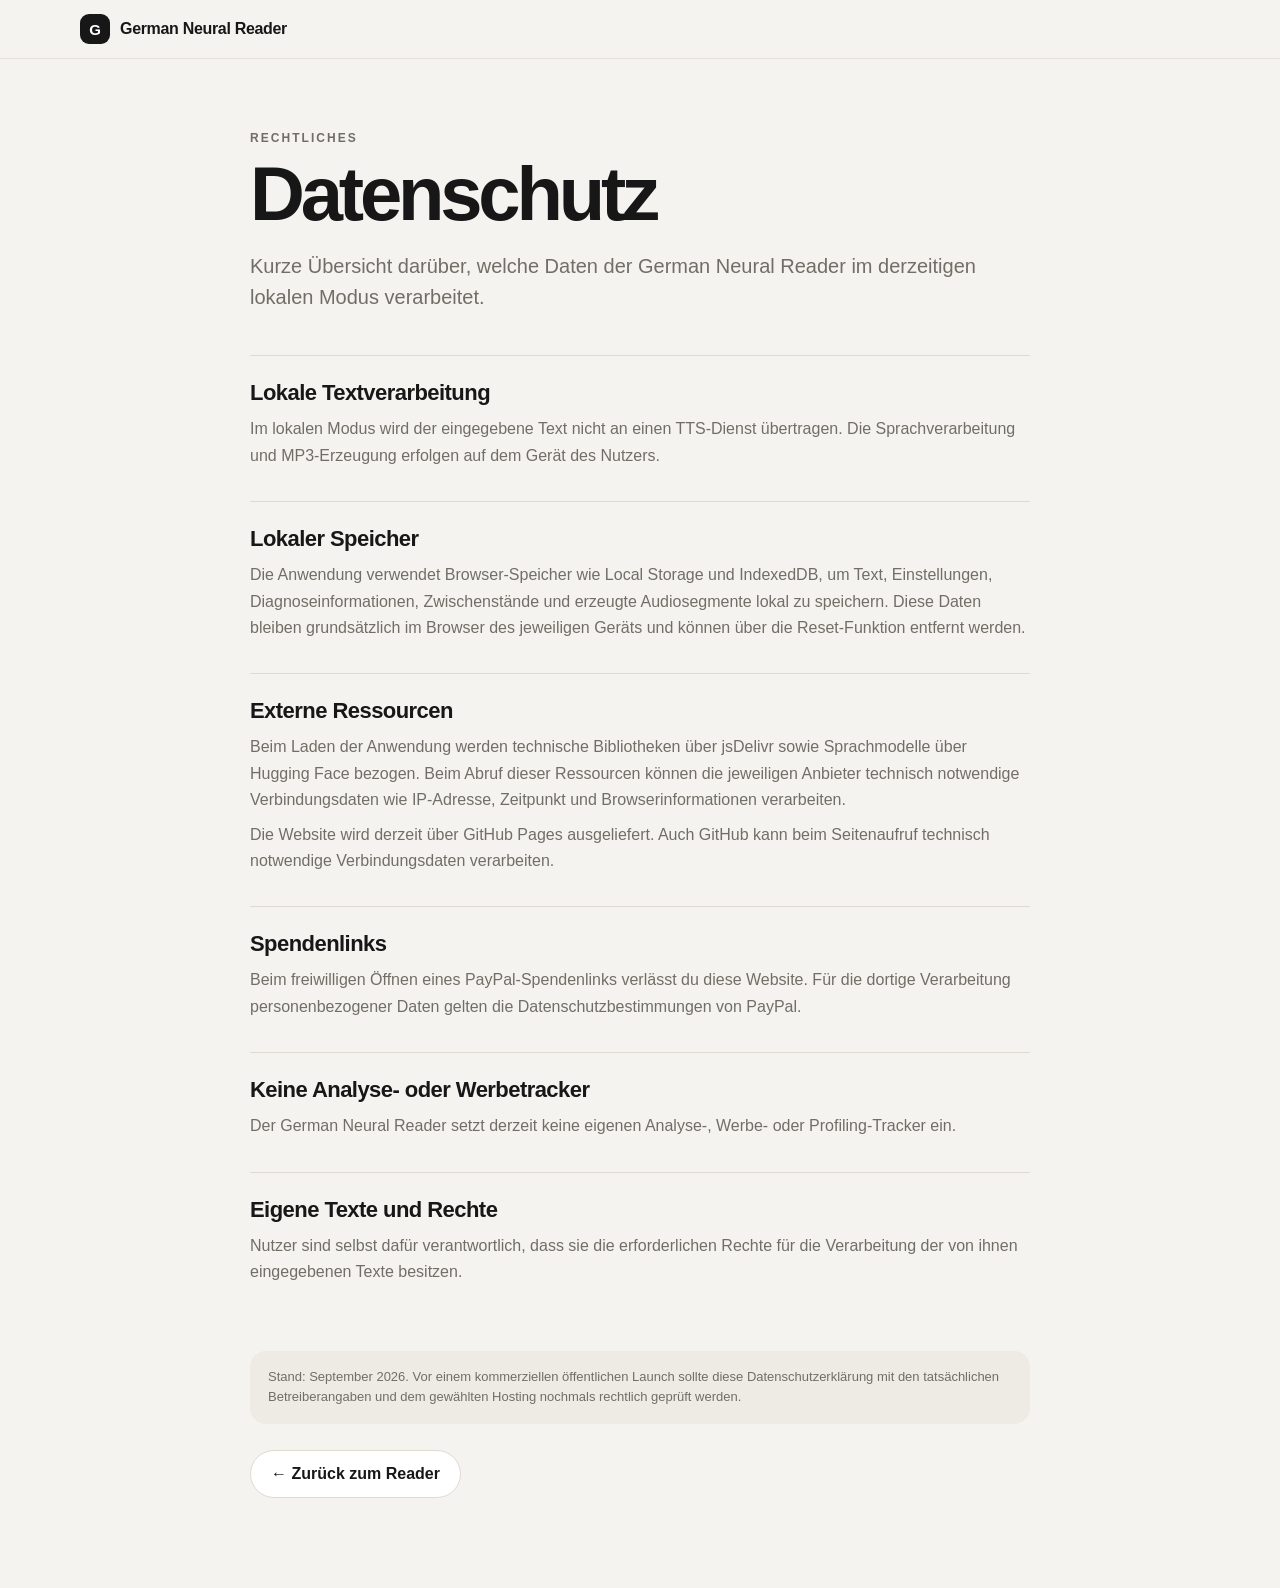
<file: datenschutz.html>
<!doctype html>
<html lang="de">
<head>
  <meta charset="utf-8">
  <meta name="viewport" content="width=device-width,initial-scale=1">
  <meta name="theme-color" content="#f5f3ef">
  <title>Datenschutz – German Neural Reader</title>
  <link rel="stylesheet" href="./styles.css?v=1.0">
</head>
<body>
  <nav class="topbar">
    <a class="brand" href="./"><span class="brandMark">G</span><span>German Neural Reader</span></a>
  </nav>
  <main class="legalPage">
    <div class="eyebrow">RECHTLICHES</div>
    <h1>Datenschutz</h1>
    <p class="legalLead">Kurze Übersicht darüber, welche Daten der German Neural Reader im derzeitigen lokalen Modus verarbeitet.</p>

    <section class="legalBlock">
      <h2>Lokale Textverarbeitung</h2>
      <p>Im lokalen Modus wird der eingegebene Text nicht an einen TTS-Dienst übertragen. Die Sprachverarbeitung und MP3-Erzeugung erfolgen auf dem Gerät des Nutzers.</p>
    </section>

    <section class="legalBlock">
      <h2>Lokaler Speicher</h2>
      <p>Die Anwendung verwendet Browser-Speicher wie Local Storage und IndexedDB, um Text, Einstellungen, Diagnoseinformationen, Zwischenstände und erzeugte Audiosegmente lokal zu speichern. Diese Daten bleiben grundsätzlich im Browser des jeweiligen Geräts und können über die Reset-Funktion entfernt werden.</p>
    </section>

    <section class="legalBlock">
      <h2>Externe Ressourcen</h2>
      <p>Beim Laden der Anwendung werden technische Bibliotheken über jsDelivr sowie Sprachmodelle über Hugging Face bezogen. Beim Abruf dieser Ressourcen können die jeweiligen Anbieter technisch notwendige Verbindungsdaten wie IP-Adresse, Zeitpunkt und Browserinformationen verarbeiten.</p>
      <p>Die Website wird derzeit über GitHub Pages ausgeliefert. Auch GitHub kann beim Seitenaufruf technisch notwendige Verbindungsdaten verarbeiten.</p>
    </section>

    <section class="legalBlock">
      <h2>Spendenlinks</h2>
      <p>Beim freiwilligen Öffnen eines PayPal-Spendenlinks verlässt du diese Website. Für die dortige Verarbeitung personenbezogener Daten gelten die Datenschutzbestimmungen von PayPal.</p>
    </section>

    <section class="legalBlock">
      <h2>Keine Analyse- oder Werbetracker</h2>
      <p>Der German Neural Reader setzt derzeit keine eigenen Analyse-, Werbe- oder Profiling-Tracker ein.</p>
    </section>

    <section class="legalBlock">
      <h2>Eigene Texte und Rechte</h2>
      <p>Nutzer sind selbst dafür verantwortlich, dass sie die erforderlichen Rechte für die Verarbeitung der von ihnen eingegebenen Texte besitzen.</p>
    </section>

    <p class="legalNote">Stand: September 2026. Vor einem kommerziellen öffentlichen Launch sollte diese Datenschutzerklärung mit den tatsächlichen Betreiberangaben und dem gewählten Hosting nochmals rechtlich geprüft werden.</p>
    <a class="cta secondaryCta" href="./">← Zurück zum Reader</a>
  </main>
</body>
</html>
</file>
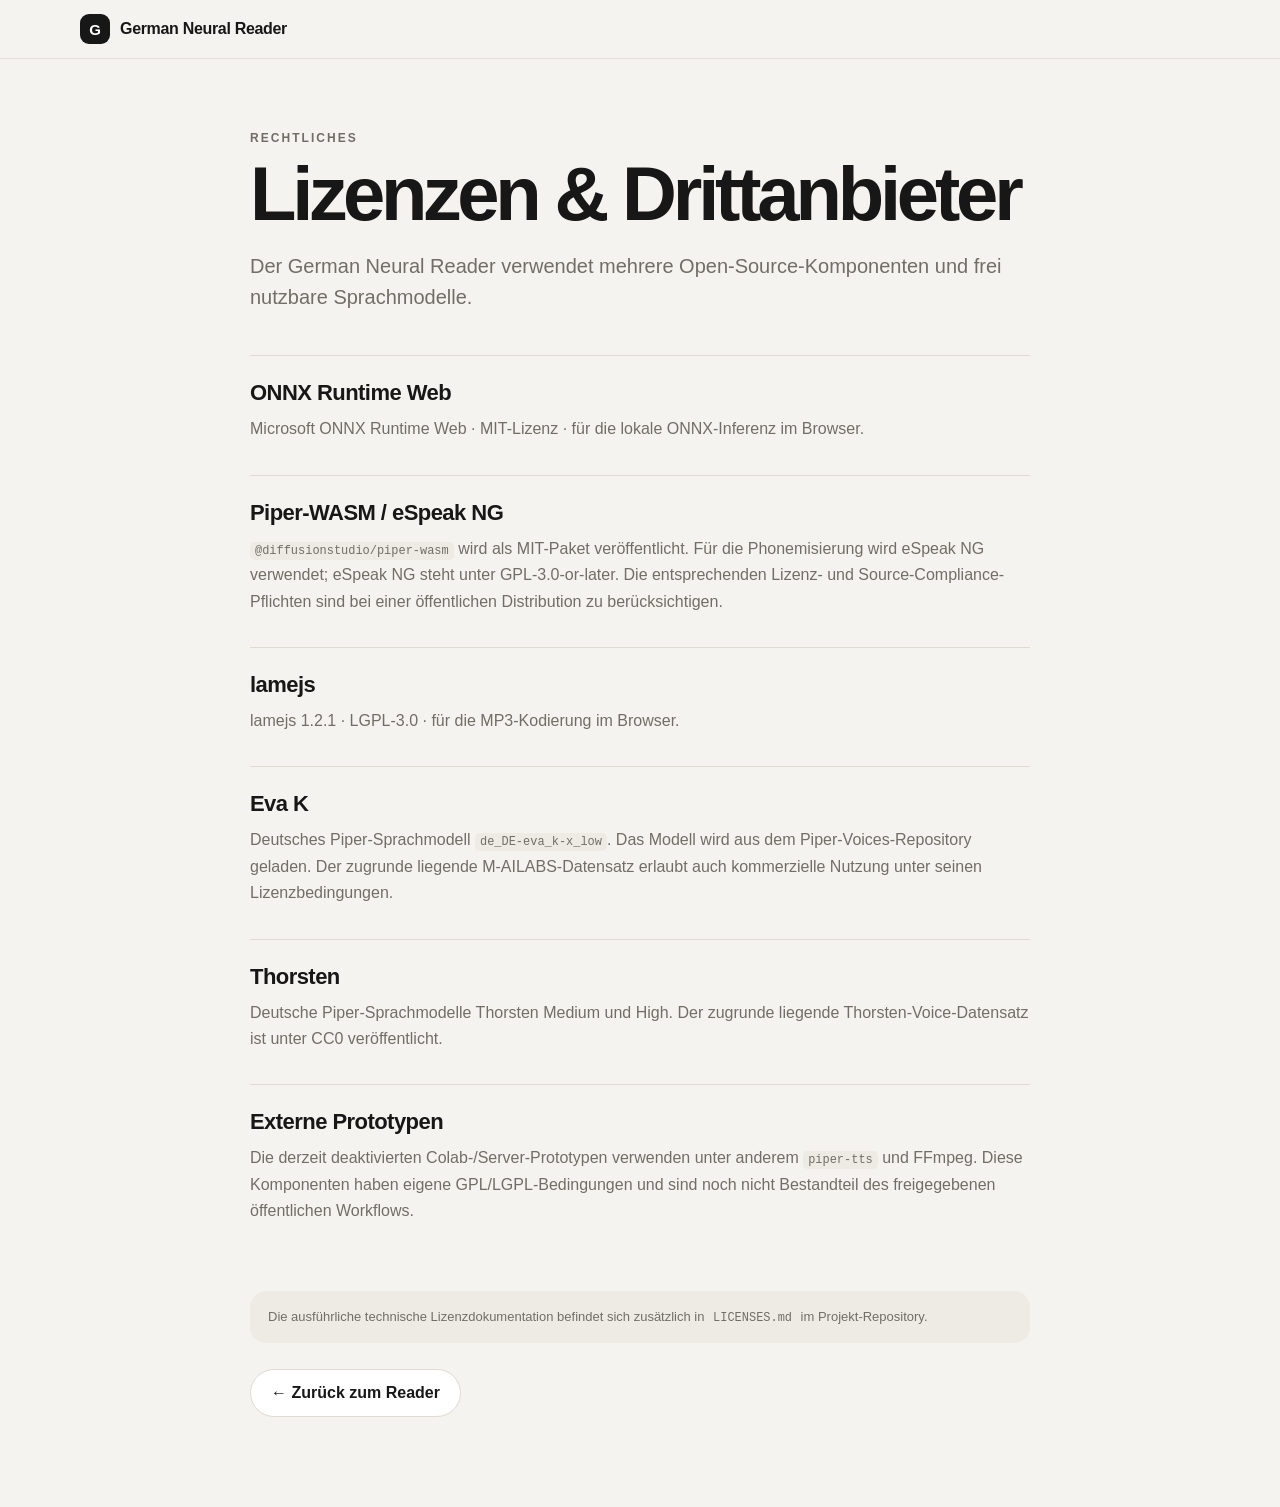
<file: lizenzen.html>
<!doctype html>
<html lang="de">
<head>
  <meta charset="utf-8">
  <meta name="viewport" content="width=device-width,initial-scale=1">
  <meta name="theme-color" content="#f5f3ef">
  <title>Lizenzen – German Neural Reader</title>
  <link rel="stylesheet" href="./styles.css?v=1.0">
</head>
<body>
  <nav class="topbar">
    <a class="brand" href="./"><span class="brandMark">G</span><span>German Neural Reader</span></a>
  </nav>
  <main class="legalPage">
    <div class="eyebrow">RECHTLICHES</div>
    <h1>Lizenzen & Drittanbieter</h1>
    <p class="legalLead">Der German Neural Reader verwendet mehrere Open-Source-Komponenten und frei nutzbare Sprachmodelle.</p>

    <section class="legalBlock"><h2>ONNX Runtime Web</h2><p>Microsoft ONNX Runtime Web · MIT-Lizenz · für die lokale ONNX-Inferenz im Browser.</p></section>
    <section class="legalBlock"><h2>Piper-WASM / eSpeak NG</h2><p><code>@diffusionstudio/piper-wasm</code> wird als MIT-Paket veröffentlicht. Für die Phonemisierung wird eSpeak NG verwendet; eSpeak NG steht unter GPL-3.0-or-later. Die entsprechenden Lizenz- und Source-Compliance-Pflichten sind bei einer öffentlichen Distribution zu berücksichtigen.</p></section>
    <section class="legalBlock"><h2>lamejs</h2><p>lamejs 1.2.1 · LGPL-3.0 · für die MP3-Kodierung im Browser.</p></section>
    <section class="legalBlock"><h2>Eva K</h2><p>Deutsches Piper-Sprachmodell <code>de_DE-eva_k-x_low</code>. Das Modell wird aus dem Piper-Voices-Repository geladen. Der zugrunde liegende M-AILABS-Datensatz erlaubt auch kommerzielle Nutzung unter seinen Lizenzbedingungen.</p></section>
    <section class="legalBlock"><h2>Thorsten</h2><p>Deutsche Piper-Sprachmodelle Thorsten Medium und High. Der zugrunde liegende Thorsten-Voice-Datensatz ist unter CC0 veröffentlicht.</p></section>
    <section class="legalBlock"><h2>Externe Prototypen</h2><p>Die derzeit deaktivierten Colab-/Server-Prototypen verwenden unter anderem <code>piper-tts</code> und FFmpeg. Diese Komponenten haben eigene GPL/LGPL-Bedingungen und sind noch nicht Bestandteil des freigegebenen öffentlichen Workflows.</p></section>

    <p class="legalNote">Die ausführliche technische Lizenzdokumentation befindet sich zusätzlich in <code>LICENSES.md</code> im Projekt-Repository.</p>
    <a class="cta secondaryCta" href="./">← Zurück zum Reader</a>
  </main>
</body>
</html>
</file>
<file: styles.css>
*{box-sizing:border-box}
:root{
  --bg:#f5f3ef;--surface:#fbfaf7;--card:#fff;--ink:#171717;--muted:#716e67;
  --line:#dfdbd2;--soft:#eeebe4;--accent:#171717;--danger:#9b3d34;--radius:24px
}
html{scroll-behavior:smooth;background:var(--bg);color:var(--ink);font-family:-apple-system,BlinkMacSystemFont,"SF Pro Text","Helvetica Neue",Arial,sans-serif}
body{margin:0;background:var(--bg)}
a{color:inherit}
.topbar{position:sticky;top:0;z-index:20;display:flex;justify-content:space-between;align-items:center;gap:20px;padding:14px max(20px,calc((100vw - 1120px)/2));background:rgba(245,243,239,.88);backdrop-filter:blur(18px);-webkit-backdrop-filter:blur(18px);border-bottom:1px solid rgba(223,219,210,.75)}
.brand{display:flex;align-items:center;gap:10px;font-weight:800;text-decoration:none;letter-spacing:-.02em}.brandMark{display:grid;place-items:center;width:30px;height:30px;border-radius:9px;background:var(--ink);color:#fff;font-size:15px}
.navActions{display:flex;align-items:center;gap:20px}.navActions a{font-size:14px;font-weight:700;text-decoration:none}.navPrimary{background:var(--ink);color:#fff!important;padding:9px 14px;border-radius:999px}
.hero{padding:88px 20px 72px}.heroInner{max-width:1080px;margin:0 auto}.eyebrow{font-size:12px;letter-spacing:.17em;font-weight:800;color:var(--muted)}
.hero h1{font-size:clamp(48px,8vw,92px);line-height:.94;letter-spacing:-.06em;margin:16px 0 24px;max-width:980px}.hero h1 span{color:#8a867e}
.heroText{font-size:clamp(18px,2.2vw,24px);line-height:1.45;max-width:760px;color:var(--muted);margin:0}
.heroActions{display:flex;flex-wrap:wrap;gap:12px;margin-top:32px}.cta{display:inline-flex;align-items:center;justify-content:center;text-decoration:none;border-radius:999px;padding:14px 20px;font-weight:800}.primaryCta{background:var(--ink);color:#fff}.secondaryCta{background:#fff;border:1px solid var(--line)}
.trustRow{display:flex;flex-wrap:wrap;gap:18px;margin-top:28px;color:var(--muted);font-size:13px;font-weight:700}
.section{max-width:1080px;margin:0 auto;padding:72px 20px}.sectionHeading h2,.privacyCard h2,.supportCard h2{font-size:clamp(32px,5vw,54px);letter-spacing:-.045em;margin:10px 0 0}
.steps{display:grid;grid-template-columns:repeat(3,1fr);gap:14px;margin-top:30px}.stepCard{background:var(--card);border:1px solid var(--line);border-radius:22px;padding:24px}.stepNo{font-size:12px;font-weight:800;color:var(--muted);letter-spacing:.12em}.stepCard h3{font-size:22px;margin:34px 0 10px}.stepCard p{color:var(--muted);line-height:1.55;margin:0}
.readerSection{max-width:920px;margin:36px auto 0;padding:34px 20px 70px}.readerIntro{display:flex;justify-content:space-between;align-items:end;gap:20px;margin-bottom:18px}.readerIntro h2{font-size:clamp(42px,7vw,68px);letter-spacing:-.055em;margin:8px 0 0}.versionBadge{font-size:12px;font-weight:800;color:var(--muted);border:1px solid var(--line);padding:7px 10px;border-radius:999px;background:var(--surface)}
.card{background:var(--card);border:1px solid var(--line);border-radius:var(--radius);padding:22px;margin:14px 0;box-shadow:0 10px 32px rgba(20,18,14,.035)}
.sectionTitle{display:flex;justify-content:space-between;align-items:baseline;gap:12px;margin-bottom:18px}.sectionTitle h3{margin:0;font-size:22px;letter-spacing:-.025em}.sectionTitle span{font-size:12px;color:var(--muted)}
.grid{display:grid;gap:14px}.grid.two{grid-template-columns:1fr 1fr}.grid.three{grid-template-columns:repeat(3,1fr)}
label>span{display:block;font-size:13px;font-weight:800;margin:0 0 8px;color:var(--muted)}
select,textarea,button,.fileButton,input{font:inherit}select,input[type=url]{width:100%;border:1px solid var(--line);background:#fff;border-radius:13px;padding:12px;color:var(--ink)}
.rangeRow{display:flex;gap:12px;align-items:center}.rangeRow input{width:100%}.rangeRow output{min-width:54px;text-align:right;font-variant-numeric:tabular-nums}
.buttonRow{display:flex;flex-wrap:wrap;gap:10px;margin-top:18px}.buttonRow.compact{margin-top:0;margin-bottom:14px}
button,.fileButton,.download{border:1px solid var(--line);background:#fff;color:var(--ink);border-radius:999px;padding:11px 16px;font-weight:800;cursor:pointer;text-decoration:none;display:inline-flex;align-items:center;justify-content:center}
button.primary,.bigAction{background:var(--accent);border-color:var(--accent);color:#fff}.bigAction{padding:13px 20px}.danger{color:var(--danger)!important}button:disabled,select:disabled{opacity:.42;cursor:not-allowed}
.statusWrap{margin-top:18px}.statusLine{display:flex;justify-content:space-between;gap:12px;color:var(--muted);font-size:13px;margin-bottom:7px}
progress{width:100%;height:9px;border:0;border-radius:20px;overflow:hidden;background:var(--soft)}progress::-webkit-progress-bar{background:var(--soft)}progress::-webkit-progress-value{background:var(--ink)}
textarea{width:100%;min-height:330px;resize:vertical;border:1px solid var(--line);border-radius:17px;background:#fff;padding:15px;line-height:1.55;color:var(--ink)}
.textMeta{display:flex;justify-content:space-between;align-items:center;gap:14px;margin:10px 2px 0}.textMeta p{margin:0;font-size:12px;color:var(--muted)}.textButton{padding:0;border:0;background:none;color:var(--muted);font-size:12px;font-weight:700}
.result{display:grid;grid-template-columns:1fr auto;gap:12px;align-items:center;margin-top:18px;padding-top:18px;border-top:1px solid var(--line)}.result audio{width:100%}.download{background:var(--soft)}
.hidden{display:none!important}.hint{font-size:13px;line-height:1.5;color:var(--muted)}summary{font-weight:800;cursor:pointer}.detailsBody{padding-top:18px;color:var(--muted)}.advancedGrid{margin-top:4px}.debugLog{min-height:220px;margin-top:14px;font-family:ui-monospace,SFMono-Regular,Menlo,monospace;font-size:11px}
.privacySection{padding-top:44px}.privacyCard{display:grid;grid-template-columns:auto 1fr;gap:24px;background:#171717;color:#fff;border-radius:30px;padding:36px}.privacyCard .eyebrow,.privacyCard p{color:#b9b6ae}.privacyCard p{font-size:17px;line-height:1.6;max-width:760px;margin-bottom:0}.privacyIcon{width:52px;height:52px;border-radius:16px;background:#2b2b2b;display:grid;place-items:center;font-size:26px}
.supportCard{max-width:1080px;margin:0 auto 70px;padding:36px 20px;display:flex;justify-content:space-between;align-items:end;gap:30px}.supportCard p{max-width:640px;color:var(--muted);line-height:1.55}.supportAmounts{display:flex;flex-wrap:wrap;gap:8px}.supportButton{border:1px solid var(--line);background:#fff;border-radius:999px;padding:11px 15px;font-weight:800;text-decoration:none}
footer{border-top:1px solid var(--line);padding:28px 20px 38px;color:var(--muted);font-size:13px}.footerInner{max-width:1080px;margin:0 auto;display:flex;justify-content:space-between;gap:20px;align-items:center}.footerLinks{display:flex;flex-wrap:wrap;gap:18px}.footerLinks a{text-decoration:none}.footerNote{max-width:1080px;margin:16px auto 0;font-size:12px}
@media(max-width:760px){
  .topbar{padding:12px 16px}.navActions a:first-child{display:none}.brand span:last-child{font-size:14px}
  .hero{padding:62px 18px 48px}.section{padding:52px 18px}.steps{grid-template-columns:1fr}.stepCard h3{margin-top:20px}
  .readerSection{padding:20px 14px 54px}.readerIntro{align-items:center}.card{border-radius:20px;padding:16px}
  .grid.two,.grid.three{grid-template-columns:1fr}.result{grid-template-columns:1fr}.download{width:100%}
  .textMeta{align-items:flex-start;flex-direction:column}.privacyCard{grid-template-columns:1fr;padding:26px}
  .supportCard{flex-direction:column;align-items:flex-start;padding:30px 18px 54px}.footerInner{flex-direction:column;align-items:flex-start}
}

.legalPage{max-width:820px;margin:0 auto;padding:72px 20px 90px}.legalPage h1{font-size:clamp(44px,8vw,76px);letter-spacing:-.055em;line-height:.98;margin:12px 0 20px}.legalLead{font-size:20px;line-height:1.55;color:var(--muted);margin-bottom:42px}.legalBlock{padding:24px 0;border-top:1px solid var(--line)}.legalBlock h2{font-size:22px;letter-spacing:-.025em;margin:0 0 10px}.legalBlock p{color:var(--muted);line-height:1.65;margin:8px 0}.legalNote{margin:34px 0 26px;padding:16px 18px;border-radius:16px;background:var(--soft);color:var(--muted);font-size:13px;line-height:1.55}.legalPage code{font-size:.92em;background:var(--soft);padding:2px 5px;border-radius:5px}
</file>
